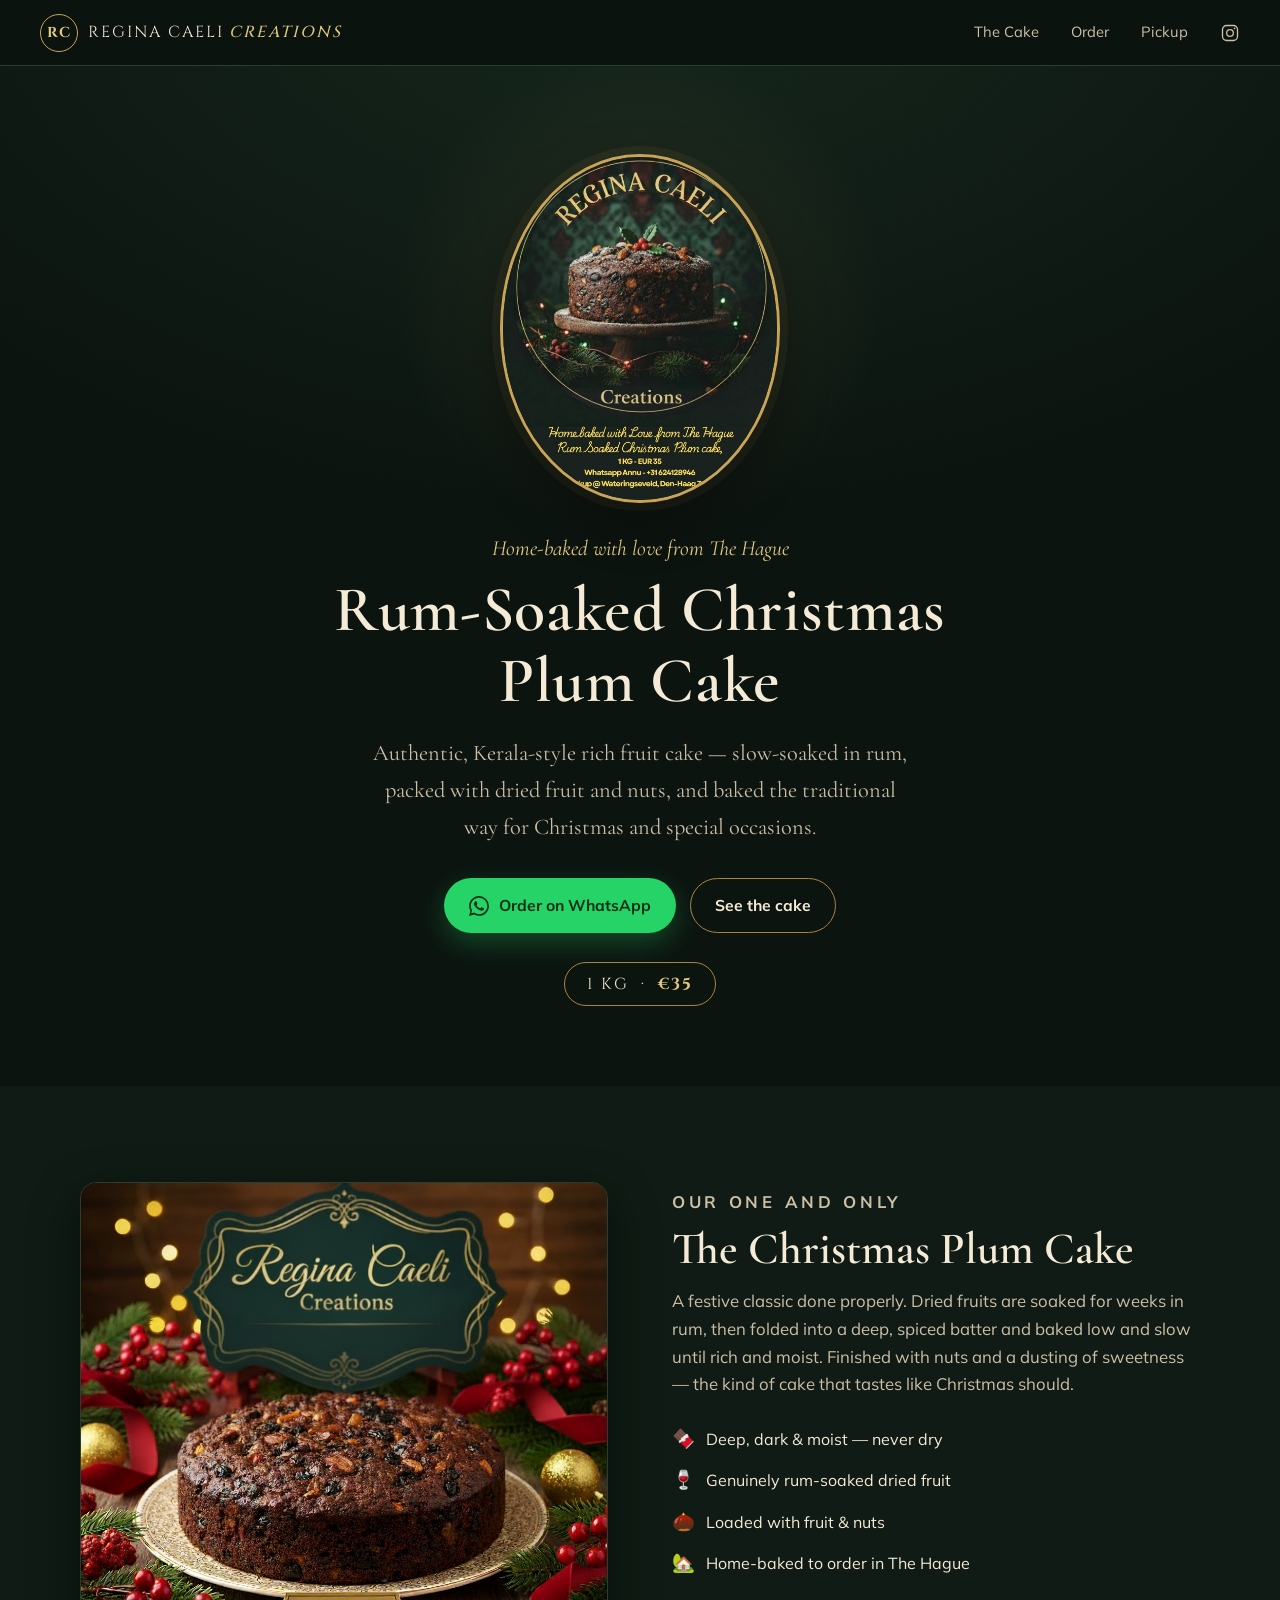
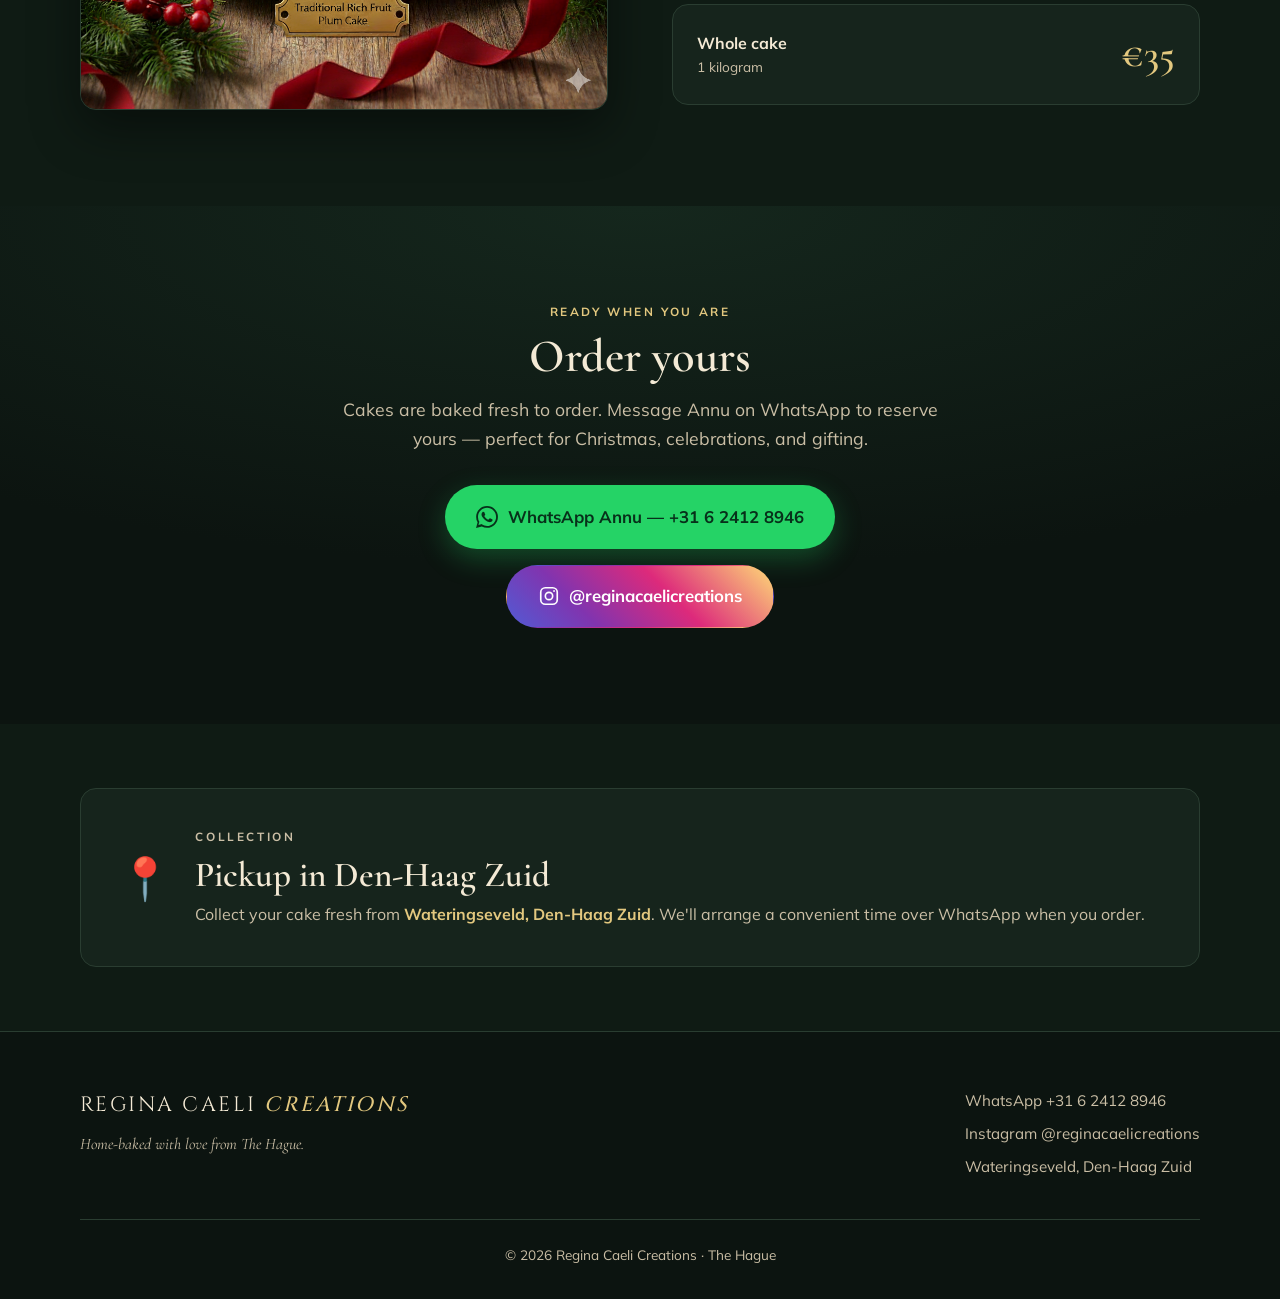
<file: site/index.html>
<!DOCTYPE html>
<html lang="en">
<head>
  <meta charset="UTF-8" />
  <meta name="viewport" content="width=device-width, initial-scale=1.0" />
  <title>Regina Caeli Creations — Rum-Soaked Christmas Plum Cake | The Hague</title>
  <meta name="description" content="Home-baked with love from The Hague. Authentic Kerala-style rum-soaked Christmas plum cake. 1 KG for €35. Order on WhatsApp, pickup at Wateringseveld, Den-Haag Zuid." />
  <meta name="theme-color" content="#0c1410" />

  <!-- Open Graph / social -->
  <meta property="og:type" content="website" />
  <meta property="og:title" content="Regina Caeli Creations — Rum-Soaked Christmas Plum Cake" />
  <meta property="og:description" content="Home-baked with love from The Hague. Authentic rum-soaked Christmas plum cake, 1 KG for €35." />
  <meta property="og:image" content="assets/logo.jpg" />
  <meta property="og:url" content="https://reginacaelicreations.com" />
  <meta name="twitter:card" content="summary_large_image" />

  <link rel="icon" type="image/jpeg" href="assets/logo.jpg" />
  <link rel="apple-touch-icon" href="assets/logo.jpg" />

  <link rel="preconnect" href="https://fonts.googleapis.com" />
  <link rel="preconnect" href="https://fonts.gstatic.com" crossorigin />
  <link href="https://fonts.googleapis.com/css2?family=Cinzel:wght@500;600;700&family=Cormorant+Garamond:ital,wght@0,400;0,500;0,600;1,400;1,500&family=Mulish:wght@300;400;500;600;700&display=swap" rel="stylesheet" />

  <link rel="stylesheet" href="styles.css" />
</head>
<body>
  <!-- Top bar -->
  <header class="topbar">
    <a class="brand" href="#top">
      <span class="brand-mark">RC</span>
      <span class="brand-name">Regina Caeli <em>Creations</em></span>
    </a>
    <nav class="nav">
      <a href="#cake">The Cake</a>
      <a href="#order">Order</a>
      <a href="#pickup">Pickup</a>
      <a class="nav-ig" href="https://www.instagram.com/reginacaelicreations" target="_blank" rel="noopener" aria-label="Instagram">
        <svg viewBox="0 0 24 24" width="20" height="20" fill="none" stroke="currentColor" stroke-width="1.6"><rect x="3" y="3" width="18" height="18" rx="5"/><circle cx="12" cy="12" r="4"/><circle cx="17.5" cy="6.5" r="1" fill="currentColor" stroke="none"/></svg>
      </a>
    </nav>
  </header>

  <!-- Hero -->
  <section class="hero" id="top">
    <div class="hero-glow"></div>
    <div class="hero-inner">
      <img class="hero-logo" src="assets/logo.jpg" alt="Regina Caeli Creations logo featuring a rum-soaked Christmas plum cake" />
      <p class="kicker">Home-baked with love from The Hague</p>
      <h1>Rum-Soaked Christmas<br/>Plum Cake</h1>
      <p class="lede">Authentic, Kerala-style rich fruit cake — slow-soaked in rum, packed with dried fruit and nuts, and baked the traditional way for Christmas and special occasions.</p>
      <div class="hero-cta">
        <a class="btn btn-wa" href="https://wa.me/31624128946?text=Hi%20Annu%2C%20I%27d%20like%20to%20order%20a%20Regina%20Caeli%20Christmas%20plum%20cake." target="_blank" rel="noopener">
          <svg viewBox="0 0 24 24" width="20" height="20" fill="currentColor"><path d="M.057 24l1.687-6.163a11.867 11.867 0 01-1.587-5.946C.16 5.335 5.495 0 12.05 0a11.82 11.82 0 018.413 3.488 11.82 11.82 0 013.48 8.414c-.003 6.557-5.338 11.892-11.893 11.892a11.9 11.9 0 01-5.688-1.448L.057 24zm6.597-3.807c1.676.995 3.276 1.591 5.392 1.592 5.448 0 9.886-4.434 9.889-9.885.002-5.462-4.415-9.89-9.881-9.892-5.452 0-9.887 4.434-9.889 9.884a9.86 9.86 0 001.515 5.26l-.999 3.648 3.973-1.042zm11.387-5.464c-.074-.124-.272-.198-.57-.347-.297-.149-1.758-.868-2.031-.967-.272-.099-.47-.149-.669.149-.198.297-.768.967-.941 1.165-.173.198-.347.223-.644.074-.297-.149-1.255-.462-2.39-1.475-.883-.788-1.48-1.761-1.653-2.059-.173-.297-.018-.458.13-.606.134-.133.297-.347.446-.521.151-.172.2-.296.3-.495.099-.198.05-.372-.025-.521-.075-.148-.669-1.611-.916-2.206-.242-.579-.487-.501-.669-.51l-.57-.01c-.198 0-.52.074-.792.372s-1.04 1.016-1.04 2.479 1.065 2.876 1.213 3.074c.149.198 2.095 3.2 5.076 4.487.709.306 1.263.489 1.694.626.712.226 1.36.194 1.872.118.571-.085 1.758-.719 2.006-1.413.248-.695.248-1.29.173-1.414z"/></svg>
          Order on WhatsApp
        </a>
        <a class="btn btn-ghost" href="#cake">See the cake</a>
      </div>
      <p class="price-pill">1&nbsp;KG &nbsp;·&nbsp; <strong>€35</strong></p>
    </div>
  </section>

  <!-- Cake -->
  <section class="cake" id="cake">
    <div class="cake-grid">
      <div class="cake-photo">
        <img src="assets/cake-1.png" alt="A traditional rich fruit plum cake on a plate, surrounded by festive holly and ribbon" />
      </div>
      <div class="cake-copy">
        <p class="section-kicker">Our one and only</p>
        <h2>The Christmas Plum Cake</h2>
        <p>A festive classic done properly. Dried fruits are soaked for weeks in rum, then folded into a deep, spiced batter and baked low and slow until rich and moist. Finished with nuts and a dusting of sweetness — the kind of cake that tastes like Christmas should.</p>
        <ul class="features">
          <li><span>🍫</span> Deep, dark &amp; moist — never dry</li>
          <li><span>🍷</span> Genuinely rum-soaked dried fruit</li>
          <li><span>🌰</span> Loaded with fruit &amp; nuts</li>
          <li><span>🏡</span> Home-baked to order in The Hague</li>
        </ul>
        <div class="price-card">
          <div>
            <span class="price-label">Whole cake</span>
            <span class="price-weight">1 kilogram</span>
          </div>
          <span class="price-amount">€35</span>
        </div>
      </div>
    </div>
  </section>

  <!-- Order -->
  <section class="order" id="order">
    <div class="order-inner">
      <p class="section-kicker">Ready when you are</p>
      <h2>Order yours</h2>
      <p class="order-lede">Cakes are baked fresh to order. Message Annu on WhatsApp to reserve yours — perfect for Christmas, celebrations, and gifting.</p>
      <div class="order-cta">
        <a class="btn btn-wa btn-lg" href="https://wa.me/31624128946?text=Hi%20Annu%2C%20I%27d%20like%20to%20order%20a%20Regina%20Caeli%20Christmas%20plum%20cake." target="_blank" rel="noopener">
          <svg viewBox="0 0 24 24" width="22" height="22" fill="currentColor"><path d="M.057 24l1.687-6.163a11.867 11.867 0 01-1.587-5.946C.16 5.335 5.495 0 12.05 0a11.82 11.82 0 018.413 3.488 11.82 11.82 0 013.48 8.414c-.003 6.557-5.338 11.892-11.893 11.892a11.9 11.9 0 01-5.688-1.448L.057 24zm6.597-3.807c1.676.995 3.276 1.591 5.392 1.592 5.448 0 9.886-4.434 9.889-9.885.002-5.462-4.415-9.89-9.881-9.892-5.452 0-9.887 4.434-9.889 9.884a9.86 9.86 0 001.515 5.26l-.999 3.648 3.973-1.042zm11.387-5.464c-.074-.124-.272-.198-.57-.347-.297-.149-1.758-.868-2.031-.967-.272-.099-.47-.149-.669.149-.198.297-.768.967-.941 1.165-.173.198-.347.223-.644.074-.297-.149-1.255-.462-2.39-1.475-.883-.788-1.48-1.761-1.653-2.059-.173-.297-.018-.458.13-.606.134-.133.297-.347.446-.521.151-.172.2-.296.3-.495.099-.198.05-.372-.025-.521-.075-.148-.669-1.611-.916-2.206-.242-.579-.487-.501-.669-.51l-.57-.01c-.198 0-.52.074-.792.372s-1.04 1.016-1.04 2.479 1.065 2.876 1.213 3.074c.149.198 2.095 3.2 5.076 4.487.709.306 1.263.489 1.694.626.712.226 1.36.194 1.872.118.571-.085 1.758-.719 2.006-1.413.248-.695.248-1.29.173-1.414z"/></svg>
          WhatsApp Annu — +31 6 2412 8946
        </a>
        <a class="btn btn-ig btn-lg" href="https://www.instagram.com/reginacaelicreations" target="_blank" rel="noopener">
          <svg viewBox="0 0 24 24" width="22" height="22" fill="none" stroke="currentColor" stroke-width="1.8"><rect x="3" y="3" width="18" height="18" rx="5"/><circle cx="12" cy="12" r="4"/><circle cx="17.5" cy="6.5" r="1" fill="currentColor" stroke="none"/></svg>
          @reginacaelicreations
        </a>
      </div>
    </div>
  </section>

  <!-- Pickup -->
  <section class="pickup" id="pickup">
    <div class="pickup-inner">
      <div class="pickup-icon" aria-hidden="true">📍</div>
      <div>
        <p class="section-kicker">Collection</p>
        <h2>Pickup in Den-Haag Zuid</h2>
        <p>Collect your cake fresh from <strong>Wateringseveld, Den-Haag Zuid</strong>. We'll arrange a convenient time over WhatsApp when you order.</p>
      </div>
    </div>
  </section>

  <!-- Footer -->
  <footer class="footer" id="contact">
    <div class="footer-inner">
      <div class="footer-brand">
        <span class="brand-name">Regina Caeli <em>Creations</em></span>
        <p>Home-baked with love from The Hague.</p>
      </div>
      <div class="footer-links">
        <a href="https://wa.me/31624128946" target="_blank" rel="noopener">WhatsApp +31 6 2412 8946</a>
        <a href="https://www.instagram.com/reginacaelicreations" target="_blank" rel="noopener">Instagram @reginacaelicreations</a>
        <span>Wateringseveld, Den-Haag Zuid</span>
      </div>
    </div>
    <p class="copyright">© <span id="year"></span> Regina Caeli Creations · The Hague</p>
  </footer>

  <!-- Sticky mobile order button -->
  <a class="float-wa" href="https://wa.me/31624128946?text=Hi%20Annu%2C%20I%27d%20like%20to%20order%20a%20Regina%20Caeli%20Christmas%20plum%20cake." target="_blank" rel="noopener" aria-label="Order on WhatsApp">
    <svg viewBox="0 0 24 24" width="26" height="26" fill="currentColor"><path d="M.057 24l1.687-6.163a11.867 11.867 0 01-1.587-5.946C.16 5.335 5.495 0 12.05 0a11.82 11.82 0 018.413 3.488 11.82 11.82 0 013.48 8.414c-.003 6.557-5.338 11.892-11.893 11.892a11.9 11.9 0 01-5.688-1.448L.057 24zm6.597-3.807c1.676.995 3.276 1.591 5.392 1.592 5.448 0 9.886-4.434 9.889-9.885.002-5.462-4.415-9.89-9.881-9.892-5.452 0-9.887 4.434-9.889 9.884a9.86 9.86 0 001.515 5.26l-.999 3.648 3.973-1.042zm11.387-5.464c-.074-.124-.272-.198-.57-.347-.297-.149-1.758-.868-2.031-.967-.272-.099-.47-.149-.669.149-.198.297-.768.967-.941 1.165-.173.198-.347.223-.644.074-.297-.149-1.255-.462-2.39-1.475-.883-.788-1.48-1.761-1.653-2.059-.173-.297-.018-.458.13-.606.134-.133.297-.347.446-.521.151-.172.2-.296.3-.495.099-.198.05-.372-.025-.521-.075-.148-.669-1.611-.916-2.206-.242-.579-.487-.501-.669-.51l-.57-.01c-.198 0-.52.074-.792.372s-1.04 1.016-1.04 2.479 1.065 2.876 1.213 3.074c.149.198 2.095 3.2 5.076 4.487.709.306 1.263.489 1.694.626.712.226 1.36.194 1.872.118.571-.085 1.758-.719 2.006-1.413.248-.695.248-1.29.173-1.414z"/></svg>
  </a>

  <script>document.getElementById('year').textContent = new Date().getFullYear();</script>
</body>
</html>
</file>
<file: site/styles.css>
/* ============================================================
   Regina Caeli Creations — brand stylesheet
   Palette: deep forest green / near-black, gold, cream,
   holly red & pine green accents.
   ============================================================ */

:root {
  --bg:        #0c1410;  /* deep near-black green */
  --bg-2:      #0f1b14;  /* section alt */
  --panel:     #16241c;  /* cards / panels */
  --panel-2:   #1c2e23;
  --line:      #2a3d31;  /* subtle borders */

  --gold:      #c8a456;
  --gold-soft: #e3c87f;
  --gold-deep: #a8853e;

  --cream:     #f4ead5;
  --cream-dim: #cbbfa6;

  --red:       #c0392b;  /* holly */
  --pine:      #2f8f5b;  /* festive green accent */
  --wa:        #25d366;  /* WhatsApp */

  --maxw: 1120px;
  --radius: 16px;
  --shadow: 0 18px 50px rgba(0,0,0,.45);

  --font-display: 'Cinzel', serif;
  --font-serif: 'Cormorant Garamond', Georgia, serif;
  --font-sans: 'Mulish', -apple-system, BlinkMacSystemFont, 'Segoe UI', sans-serif;
}

* { box-sizing: border-box; margin: 0; padding: 0; }

html { scroll-behavior: smooth; }

body {
  font-family: var(--font-sans);
  background: var(--bg);
  color: var(--cream);
  line-height: 1.65;
  -webkit-font-smoothing: antialiased;
  overflow-x: hidden;
}

img { max-width: 100%; display: block; }

a { color: inherit; text-decoration: none; }

h1, h2, h3 { font-family: var(--font-serif); font-weight: 600; line-height: 1.1; }

.section-kicker {
  font-family: var(--font-sans);
  text-transform: uppercase;
  letter-spacing: .22em;
  font-size: .74rem;
  font-weight: 700;
  color: var(--gold-soft);
  margin-bottom: .6rem;
}

/* ---------- Top bar ---------- */
.topbar {
  position: sticky; top: 0; z-index: 50;
  display: flex; align-items: center; justify-content: space-between;
  padding: .85rem clamp(1rem, 4vw, 2.5rem);
  background: rgba(12,20,16,.82);
  backdrop-filter: blur(10px);
  border-bottom: 1px solid var(--line);
}
.brand { display: flex; align-items: center; gap: .65rem; }
.brand-mark {
  display: grid; place-items: center;
  width: 38px; height: 38px; border-radius: 50%;
  border: 1.5px solid var(--gold);
  color: var(--gold-soft);
  font-family: var(--font-display); font-weight: 700; font-size: .9rem;
  letter-spacing: .04em;
}
.brand-name {
  font-family: var(--font-display);
  letter-spacing: .12em; font-size: 1rem; color: var(--cream);
  text-transform: uppercase;
}
.brand-name em { color: var(--gold-soft); font-style: italic; font-weight: 500; }
.nav { display: flex; align-items: center; gap: clamp(1rem, 3vw, 2rem); }
.nav a { font-size: .92rem; color: var(--cream-dim); transition: color .2s; }
.nav a:hover { color: var(--gold-soft); }
.nav-ig { display: grid; place-items: center; color: var(--cream-dim); }
.nav .nav-ig:hover { color: var(--gold-soft); }
@media (max-width: 620px) {
  .nav a:not(.nav-ig) { display: none; }
}

/* ---------- Hero ---------- */
.hero {
  position: relative;
  text-align: center;
  padding: clamp(3rem, 7vw, 5.5rem) 1.25rem clamp(3.5rem, 7vw, 5rem);
  background:
    radial-gradient(120% 90% at 50% -10%, #16271d 0%, var(--bg) 60%);
  overflow: hidden;
}
.hero-glow {
  position: absolute; inset: 0;
  background: radial-gradient(closest-side, rgba(200,164,86,.12), transparent 70%);
  width: 700px; height: 700px; left: 50%; top: -120px; transform: translateX(-50%);
  pointer-events: none;
}
.hero-inner { position: relative; max-width: 720px; margin: 0 auto; }
.hero-logo {
  width: clamp(190px, 34vw, 280px); height: auto;
  border-radius: 50%; margin: 0 auto 1.8rem;
  border: 3px solid var(--gold);
  box-shadow: var(--shadow), 0 0 0 8px rgba(200,164,86,.08);
}
.kicker {
  font-family: var(--font-serif); font-style: italic;
  font-size: clamp(1.05rem, 2.4vw, 1.35rem); color: var(--gold-soft);
  margin-bottom: .5rem;
}
.hero h1 {
  font-size: clamp(2.4rem, 7vw, 4rem);
  color: var(--cream);
  letter-spacing: .01em;
}
.lede {
  font-family: var(--font-serif);
  font-size: clamp(1.1rem, 2.5vw, 1.4rem);
  color: var(--cream-dim);
  max-width: 540px; margin: 1.2rem auto 0;
}
.hero-cta { display: flex; flex-wrap: wrap; gap: .9rem; justify-content: center; margin-top: 2rem; }
.price-pill {
  display: inline-block; margin-top: 1.8rem;
  font-family: var(--font-display); letter-spacing: .12em;
  font-size: 1rem; color: var(--cream);
  padding: .5rem 1.4rem; border: 1px solid var(--gold-deep); border-radius: 999px;
}
.price-pill strong { color: var(--gold-soft); }

/* ---------- Buttons ---------- */
.btn {
  display: inline-flex; align-items: center; gap: .6rem;
  font-family: var(--font-sans); font-weight: 700; font-size: .98rem;
  padding: .85rem 1.5rem; border-radius: 999px;
  border: 1px solid transparent; cursor: pointer;
  transition: transform .15s ease, box-shadow .2s ease, background .2s, color .2s;
}
.btn:hover { transform: translateY(-2px); }
.btn-lg { padding: 1.05rem 1.9rem; font-size: 1.05rem; }
.btn-wa { background: var(--wa); color: #07301a; box-shadow: 0 10px 28px rgba(37,211,102,.28); }
.btn-wa:hover { box-shadow: 0 14px 34px rgba(37,211,102,.4); }
.btn-ghost { background: transparent; color: var(--cream); border-color: var(--gold-deep); }
.btn-ghost:hover { background: rgba(200,164,86,.1); color: var(--gold-soft); }
.btn-ig {
  color: #fff;
  background: linear-gradient(45deg, #515bd4, #8134af 28%, #dd2a7b 60%, #feda77 100%);
}

/* ---------- Cake section ---------- */
.cake { padding: clamp(3.5rem, 8vw, 6rem) clamp(1rem, 4vw, 2.5rem); background: var(--bg-2); }
.cake-grid {
  max-width: var(--maxw); margin: 0 auto;
  display: grid; grid-template-columns: 1fr 1fr; gap: clamp(2rem, 5vw, 4rem);
  align-items: center;
}
.cake-photo img {
  width: 100%; border-radius: var(--radius);
  box-shadow: var(--shadow); border: 1px solid var(--line);
}
.cake-copy h2 { font-size: clamp(2rem, 4.5vw, 2.8rem); color: var(--cream); margin-bottom: .8rem; }
.cake-copy p { color: var(--cream-dim); font-size: 1.05rem; }
.features { list-style: none; margin: 1.6rem 0; display: grid; gap: .7rem; }
.features li {
  display: flex; align-items: center; gap: .7rem;
  font-size: 1rem; color: var(--cream);
}
.features li span { font-size: 1.15rem; }
.price-card {
  display: flex; align-items: center; justify-content: space-between;
  background: var(--panel); border: 1px solid var(--line);
  border-radius: var(--radius); padding: 1.1rem 1.5rem; margin-top: 1.5rem;
}
.price-label { display: block; font-weight: 700; color: var(--cream); }
.price-weight { display: block; font-size: .85rem; color: var(--cream-dim); }
.price-amount { font-family: var(--font-serif); font-size: 2.4rem; font-weight: 600; color: var(--gold-soft); }
@media (max-width: 800px) {
  .cake-grid { grid-template-columns: 1fr; }
  .cake-photo { max-width: 460px; margin: 0 auto; }
}

/* ---------- Order section ---------- */
.order {
  padding: clamp(3.5rem, 8vw, 6rem) clamp(1rem, 4vw, 2.5rem);
  text-align: center;
  background:
    radial-gradient(120% 100% at 50% 0%, #15271d 0%, var(--bg) 70%);
}
.order-inner { max-width: 640px; margin: 0 auto; }
.order h2 { font-size: clamp(2rem, 5vw, 2.9rem); color: var(--cream); margin-bottom: .8rem; }
.order-lede { color: var(--cream-dim); font-size: 1.1rem; }
.order-cta { display: flex; flex-wrap: wrap; gap: 1rem; justify-content: center; margin-top: 2rem; }

/* ---------- Pickup ---------- */
.pickup { padding: clamp(2.5rem, 6vw, 4rem) clamp(1rem, 4vw, 2.5rem); background: var(--bg-2); }
.pickup-inner {
  max-width: var(--maxw); margin: 0 auto;
  display: flex; align-items: center; gap: 1.5rem;
  background: var(--panel); border: 1px solid var(--line);
  border-radius: var(--radius); padding: clamp(1.5rem, 4vw, 2.4rem);
}
.pickup-icon { font-size: 2.6rem; }
.pickup h2 { font-size: clamp(1.6rem, 4vw, 2.2rem); color: var(--cream); margin-bottom: .4rem; }
.pickup p { color: var(--cream-dim); }
.pickup strong { color: var(--gold-soft); }
@media (max-width: 560px) { .pickup-inner { flex-direction: column; text-align: center; } }

/* ---------- Footer ---------- */
.footer {
  background: var(--bg); border-top: 1px solid var(--line);
  padding: clamp(2.5rem, 6vw, 3.5rem) clamp(1rem, 4vw, 2.5rem) 2rem;
}
.footer-inner {
  max-width: var(--maxw); margin: 0 auto;
  display: flex; flex-wrap: wrap; justify-content: space-between; gap: 2rem;
}
.footer-brand .brand-name { font-size: 1.3rem; }
.footer-brand p { color: var(--cream-dim); margin-top: .5rem; font-family: var(--font-serif); font-style: italic; }
.footer-links { display: grid; gap: .5rem; align-content: start; }
.footer-links a, .footer-links span { color: var(--cream-dim); font-size: .95rem; }
.footer-links a:hover { color: var(--gold-soft); }
.copyright {
  max-width: var(--maxw); margin: 2.5rem auto 0; padding-top: 1.5rem;
  border-top: 1px solid var(--line);
  text-align: center; color: var(--cream-dim); font-size: .85rem;
}

/* ---------- Floating WhatsApp ---------- */
.float-wa {
  position: fixed; right: 18px; bottom: 18px; z-index: 60;
  display: grid; place-items: center;
  width: 58px; height: 58px; border-radius: 50%;
  background: var(--wa); color: #07301a;
  box-shadow: 0 12px 30px rgba(37,211,102,.45);
  transition: transform .15s;
}
.float-wa:hover { transform: scale(1.08); }
@media (min-width: 900px) { .float-wa { display: none; } }
</file>
